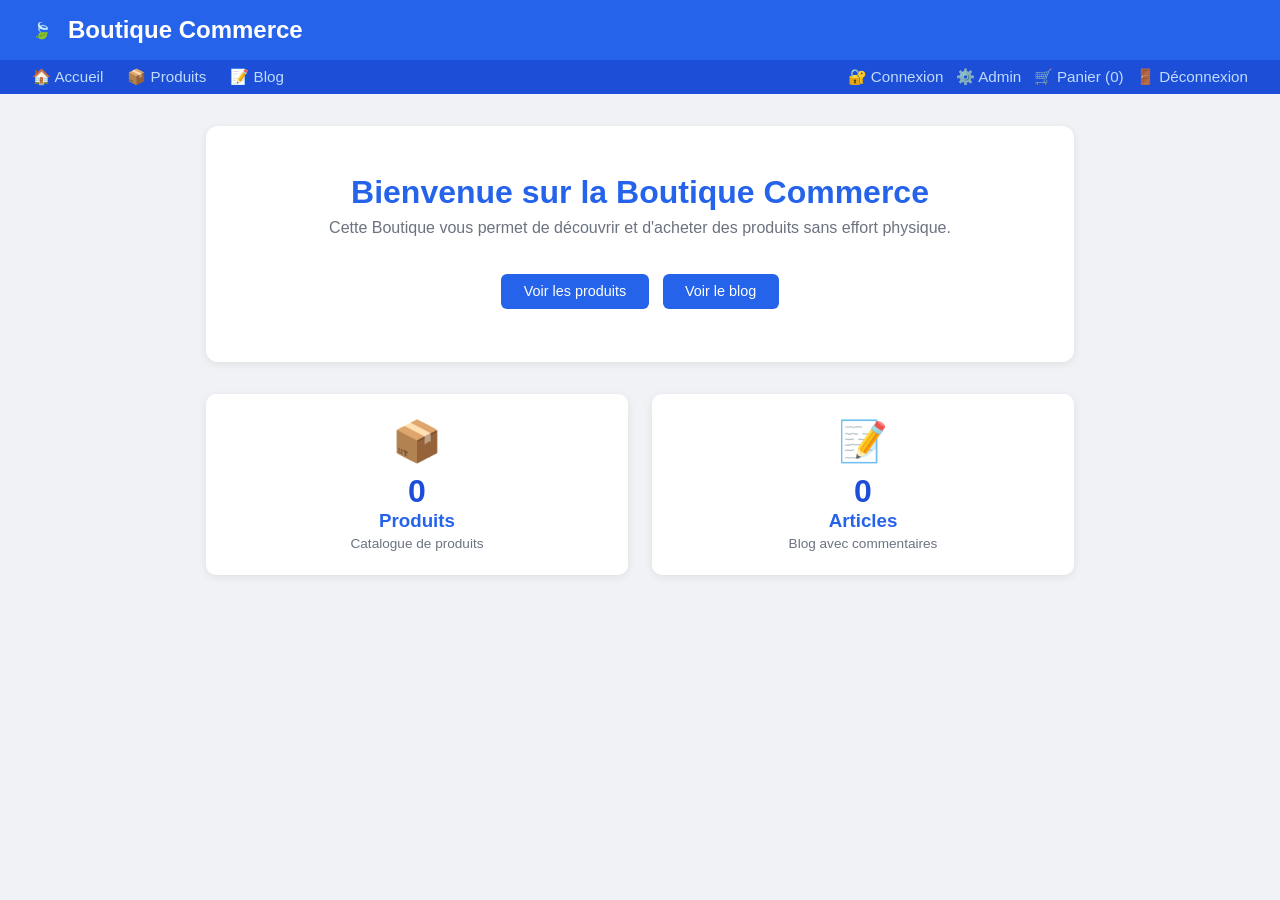
<file: src/main/resources/templates/index.html>
<!DOCTYPE html>
<html xmlns:th="http://www.thymeleaf.org" lang="fr">
<head>
    <meta charset="UTF-8">
    <title>Bouttique Commerce</title>
    <style>
        * { box-sizing: border-box; margin: 0; padding: 0; }
        body { font-family: 'Segoe UI', sans-serif; background: #f0f2f5; color: #333; }
        header { background: #2563eb; color: white; padding: 1rem 2rem; display: flex; align-items: center; gap: 1rem; }
        header h1 { font-size: 1.5rem; }
        nav { background: #1d4ed8; padding: 0.5rem 2rem; display: flex; gap: 1.5rem; }
        nav a { color: #bfdbfe; text-decoration: none; font-size: 0.95rem; }
        nav a:hover { color: white; }
        main { max-width: 900px; margin: 2rem auto; padding: 0 1rem; }
        .hero { text-align: center; padding: 3rem 1rem; background: white; border-radius: 12px; box-shadow: 0 2px 8px rgba(0,0,0,.08); margin-bottom: 2rem; }
        .hero h2 { font-size: 2rem; color: #2563eb; margin-bottom: 0.5rem; }
        .hero p { color: #6b7280; margin-bottom: 2rem; }
        .cards { display: grid; grid-template-columns: repeat(auto-fit, minmax(200px, 1fr)); gap: 1.5rem; }
        .card { background: white; border-radius: 10px; padding: 1.5rem; text-align: center; box-shadow: 0 2px 8px rgba(0,0,0,.08); text-decoration: none; color: inherit; transition: transform .2s; }
        .card:hover { transform: translateY(-4px); }
        .card .icon { font-size: 2.5rem; margin-bottom: 0.5rem; }
        .card h3 { color: #2563eb; margin-bottom: 0.25rem; }
        .card .stat { font-size: 2rem; font-weight: bold; color: #1d4ed8; }
        .card p { color: #6b7280; font-size: 0.85rem; }
        .btn { display: inline-block; padding: 0.6rem 1.4rem; background: #2563eb; color: white; border-radius: 6px; text-decoration: none; font-size: 0.9rem; margin: 0.3rem; }
        .btn:hover { background: #1d4ed8; }
    </style>
    <link rel="stylesheet" th:href="@{/css/theme.css}">
    <script th:src="@{/js/theme.js}" defer></script>
</head>
<body>
<header>
    <span>🍃</span>
    <h1>Boutique Commerce</h1>
</header>
<nav>
    <a href="/">🏠 Accueil</a>
    <a href="/products">📦 Produits</a>
    <a href="/articles">📝 Blog</a>
    <span style="margin-left:auto;">
        <a href="/login" th:if="${!authenticated}">🔐 Connexion</a>
        <a href="/admin/merchants" th:if="${authenticated and #strings.equals(userRole,'ROLE_ADMIN')}" style="margin-left:0.5rem;">⚙️ Admin</a>
        <a href="/cart" th:if="${authenticated}" style="margin-left:0.5rem;">🛒 Panier (<span th:text="${cartSize}">0</span>)</a>
        <a href="/logout" th:if="${authenticated}" style="margin-left:0.5rem;">🚪 Déconnexion</a>
    </span>
</nav>
<main>
    <div class="hero">
        <h2>Bienvenue sur la Boutique Commerce</h2>
        <p>Cette Boutique vous permet de découvrir et d'acheter des produits sans effort physique.</p>
        <a href="/products" class="btn">Voir les produits</a>
        <a href="/articles" class="btn">Voir le blog</a>
    </div>
    <div class="cards">
        <a href="/products" class="card">
            <div class="icon">📦</div>
            <div class="stat" th:text="${totalProducts}">0</div>
            <h3>Produits</h3>
            <p>Catalogue de produits</p>
        </a>
        <a href="/articles" class="card">
            <div class="icon">📝</div>
            <div class="stat" th:text="${totalArticles}">0</div>
            <h3>Articles</h3>
            <p>Blog avec commentaires</p>
        </a>
    </div>
</main>
</body>
</html>
</file>
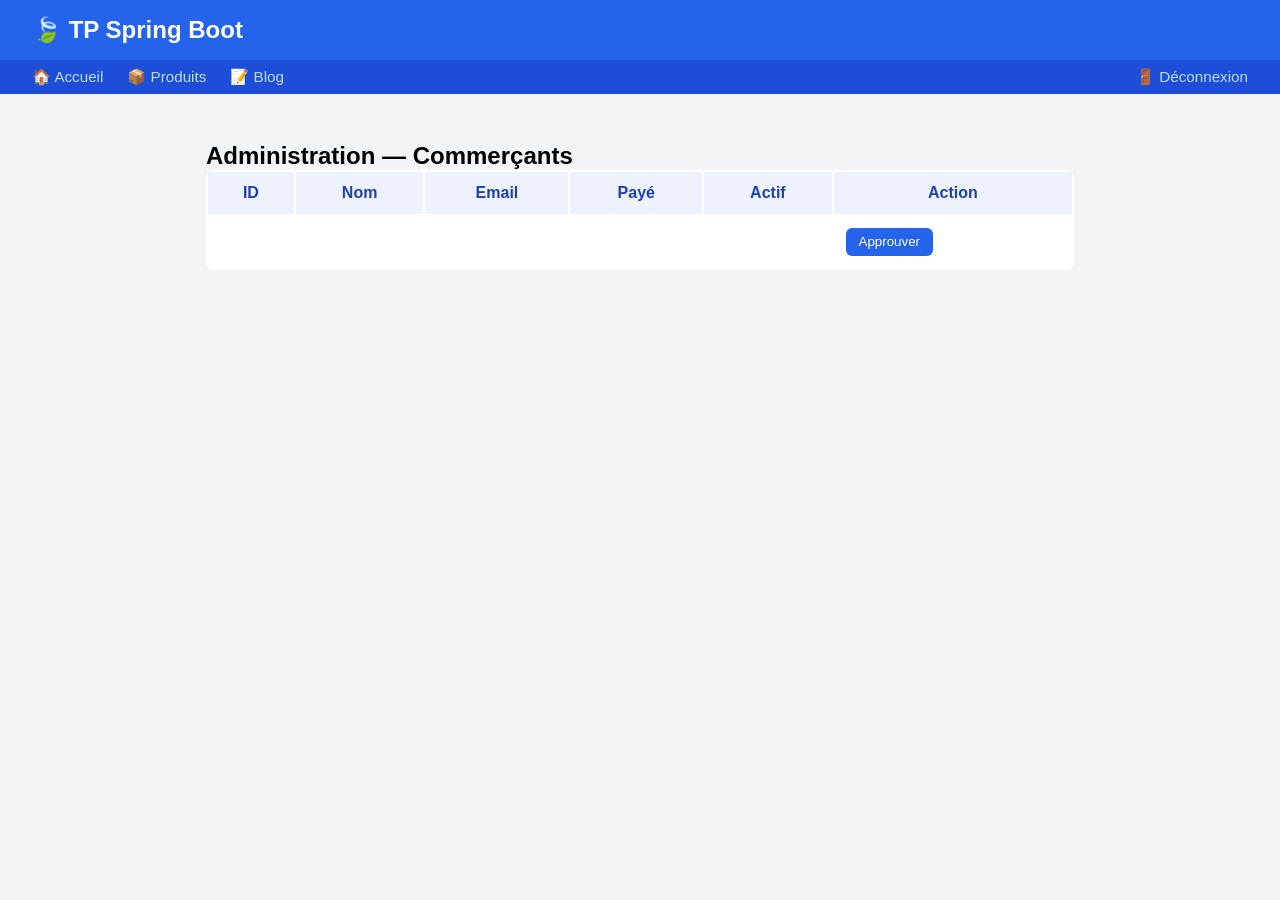
<file: src/main/resources/templates/admin-merchants.html>
<!DOCTYPE html>
<html xmlns:th="http://www.thymeleaf.org" lang="fr">
<head>
    <meta charset="UTF-8">
    <title>Commerçants - Administration</title>
    <style>
        * { box-sizing: border-box; margin: 0; padding: 0; }
        body { font-family: 'Segoe UI', sans-serif; background: #f3f4f6; }
        header { background: #2563eb; color: white; padding: 1rem 2rem; }
        header h1 { font-size: 1.5rem; }
        nav { background: #1d4ed8; padding: 0.5rem 2rem; display: flex; gap: 1.5rem; }
        nav a { color: #bfdbfe; text-decoration: none; font-size: 0.95rem; }
        nav a:hover { color: white; }
        main { max-width: 900px; margin: 2rem auto; padding: 1rem; }
        table { width: 100%; background: white; border-radius: 8px; overflow: hidden; }
        th { background: #eef2ff; color: #1e40af; padding: 0.75rem; }
        td { padding: 0.75rem; }
        .btn { padding: 0.4rem 0.8rem; background: #2563eb; color: white; border-radius: 6px; border: none; cursor: pointer; }
    </style>
    <link rel="stylesheet" th:href="@{/css/theme.css}">
    <script th:src="@{/js/theme.js}" defer></script>
</head>
<body>
<header><h1>🍃 TP Spring Boot</h1></header>
<nav>
    <a href="/">🏠 Accueil</a>
    <a href="/products">📦 Produits</a>
    <a href="/articles">📝 Blog</a>
    <span style="margin-left:auto;">
        <a href="/logout">🚪 Déconnexion</a>
    </span>
</nav>
<main>
    <h2>Administration — Commerçants</h2>
    <div th:if="${merchants}" >
        <table>
            <thead>
            <tr><th>ID</th><th>Nom</th><th>Email</th><th>Payé</th><th>Actif</th><th>Action</th></tr>
            </thead>
            <tbody>
            <tr th:each="m : ${merchants}">
                <td th:text="${m.id}"></td>
                <td th:text="${m.fullName}"></td>
                <td th:text="${m.email}"></td>
                <td th:text="${m.merchantPaid}"></td>
                <td th:text="${m.active}"></td>
                <td>
                    <form th:action="@{/admin/merchants/{id}/approve(id=${m.id})}" method="post">
                        <input type="hidden" th:name="${_csrf.parameterName}" th:value="${_csrf.token}" />
                        <button class="btn" type="submit">Approuver</button>
                    </form>
                </td>
            </tr>
            </tbody>
        </table>
    </div>
</main>
</body>
</html>
</file>
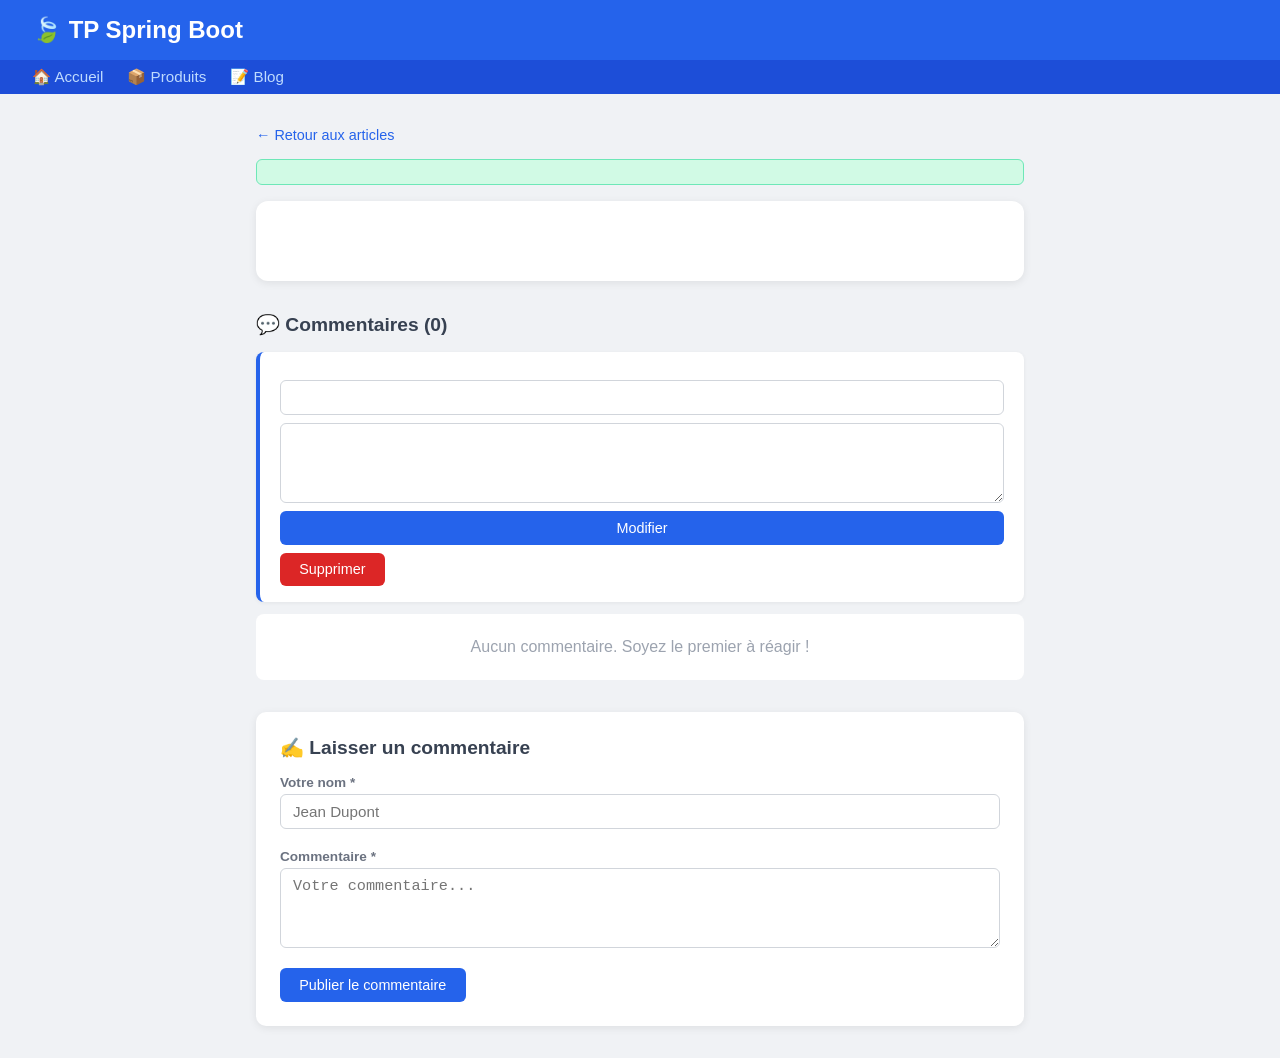
<file: src/main/resources/templates/article-detail.html>
<!DOCTYPE html>
<html xmlns:th="http://www.thymeleaf.org" lang="fr">
<head>
    <meta charset="UTF-8">
    <title th:text="${article.title} + ' - Blog'">Article</title>
    <style>
        * { box-sizing: border-box; margin: 0; padding: 0; }
        body { font-family: 'Segoe UI', sans-serif; background: #f0f2f5; color: #333; }
        header { background: #2563eb; color: white; padding: 1rem 2rem; }
        nav { background: #1d4ed8; padding: 0.5rem 2rem; display: flex; gap: 1.5rem; }
        nav a { color: #bfdbfe; text-decoration: none; font-size: 0.95rem; }
        nav a:hover { color: white; }
        main { max-width: 800px; margin: 2rem auto; padding: 0 1rem; }
        .success { background: #d1fae5; border: 1px solid #6ee7b7; color: #065f46; padding: 0.75rem 1rem; border-radius: 6px; margin-bottom: 1rem; }
        .article-full { background: white; border-radius: 12px; padding: 2rem; box-shadow: 0 2px 8px rgba(0,0,0,.08); margin-bottom: 2rem; }
        .article-full h2 { font-size: 1.75rem; color: #1d4ed8; margin-bottom: 1rem; }
        .article-full p { line-height: 1.7; color: #374151; }
        .back { display: inline-block; margin-bottom: 1rem; color: #2563eb; text-decoration: none; font-size: 0.9rem; }
        .back:hover { text-decoration: underline; }
        h3 { font-size: 1.2rem; color: #374151; margin-bottom: 1rem; }
        .comments-list { display: grid; gap: 0.75rem; margin-bottom: 2rem; }
        .comment-card { background: white; border-radius: 8px; padding: 1rem 1.25rem; box-shadow: 0 1px 4px rgba(0,0,0,.06); border-left: 4px solid #2563eb; }
        .comment-author { font-weight: bold; color: #2563eb; font-size: 0.9rem; margin-bottom: 0.3rem; }
        .comment-text { color: #374151; font-size: 0.95rem; }
        .no-comment { color: #9ca3af; text-align: center; padding: 1.5rem; background: white; border-radius: 8px; }
        .form-card { background: white; padding: 1.5rem; border-radius: 10px; box-shadow: 0 2px 8px rgba(0,0,0,.08); }
        .form-card h3 { margin-bottom: 1rem; }
        .form-group { margin-bottom: 1rem; display: flex; flex-direction: column; gap: 0.25rem; }
        label { font-size: 0.85rem; font-weight: 600; color: #6b7280; }
        input, textarea { border: 1px solid #d1d5db; border-radius: 6px; padding: 0.5rem 0.75rem; font-size: 0.95rem; width: 100%; }
        textarea { min-height: 80px; resize: vertical; }
        input:focus, textarea:focus { outline: none; border-color: #2563eb; box-shadow: 0 0 0 3px #dbeafe; }
        .error-msg { color: #dc2626; font-size: 0.78rem; }
        .btn { padding: 0.55rem 1.2rem; background: #2563eb; color: white; border: none; border-radius: 6px; cursor: pointer; font-size: 0.9rem; }
        .btn:hover { background: #1d4ed8; }
    </style>
    <link rel="stylesheet" th:href="@{/css/theme.css}">
    <script th:src="@{/js/theme.js}" defer></script>
</head>
<body>
<header><h1 style="font-size:1.5rem;color:white;">🍃 TP Spring Boot</h1></header>
<nav>
    <a href="/">🏠 Accueil</a>
    <a href="/products">📦 Produits</a>
    <a href="/articles">📝 Blog</a>
</nav>
<main>
    <a href="/articles" class="back">← Retour aux articles</a>

    <div class="success" th:if="${success}" th:text="${success}"></div>

    <!-- Article complet -->
    <div class="article-full">
        <h2 th:text="${article.title}"></h2>
        <p th:text="${article.content}"></p>
    </div>

    <!-- Commentaires -->
    <h3>💬 Commentaires (<span th:text="${#lists.size(article.comments)}">0</span>)</h3>

    <div class="comments-list">
        <div th:each="comment : ${article.comments}" class="comment-card">
            <div class="comment-author" th:text="${comment.author}"></div>
            <div class="comment-text" th:text="${comment.text}"></div>
            <div style="margin-top:0.75rem;"
                 th:if="${canManageAllComments or (authenticated and comment.ownerEmail != null and comment.ownerEmail == currentEmail)}">
                <form th:action="@{/articles/{articleId}/comments/{commentId}/update(articleId=${article.id},commentId=${comment.id})}" method="post" style="display:grid;gap:0.5rem;margin-bottom:0.5rem;">
                    <input type="hidden" th:name="${_csrf.parameterName}" th:value="${_csrf.token}" />
                    <input type="text" name="author" th:value="${comment.author}" />
                    <textarea name="text" th:text="${comment.text}"></textarea>
                    <button type="submit" class="btn">Modifier</button>
                </form>
                <form th:action="@{/articles/{articleId}/comments/{commentId}/delete(articleId=${article.id},commentId=${comment.id})}" method="post">
                    <input type="hidden" th:name="${_csrf.parameterName}" th:value="${_csrf.token}" />
                    <button type="submit" class="btn" style="background:#dc2626;" onclick="return confirm('Supprimer ce commentaire ?')">Supprimer</button>
                </form>
            </div>
        </div>
        <div th:if="${#lists.isEmpty(article.comments)}" class="no-comment">
            Aucun commentaire. Soyez le premier à réagir !
        </div>
    </div>

    <!-- Formulaire d'ajout de commentaire -->
    <div class="form-card">
        <h3>✍️ Laisser un commentaire</h3>
        <form th:action="@{/articles/{id}/comments(id=${article.id})}"
              th:object="${newComment}" method="post">
            <input type="hidden" th:name="${_csrf.parameterName}" th:value="${_csrf.token}" />
            <div class="form-group">
                <label>Votre nom *</label>
                <input type="text" th:field="*{author}" placeholder="Jean Dupont"/>
                <span class="error-msg" th:if="${#fields.hasErrors('author')}" th:errors="*{author}"></span>
            </div>
            <div class="form-group">
                <label>Commentaire *</label>
                <textarea th:field="*{text}" placeholder="Votre commentaire..."></textarea>
                <span class="error-msg" th:if="${#fields.hasErrors('text')}" th:errors="*{text}"></span>
            </div>
            <button type="submit" class="btn">Publier le commentaire</button>
        </form>
    </div>
</main>
</body>
</html>
</file>
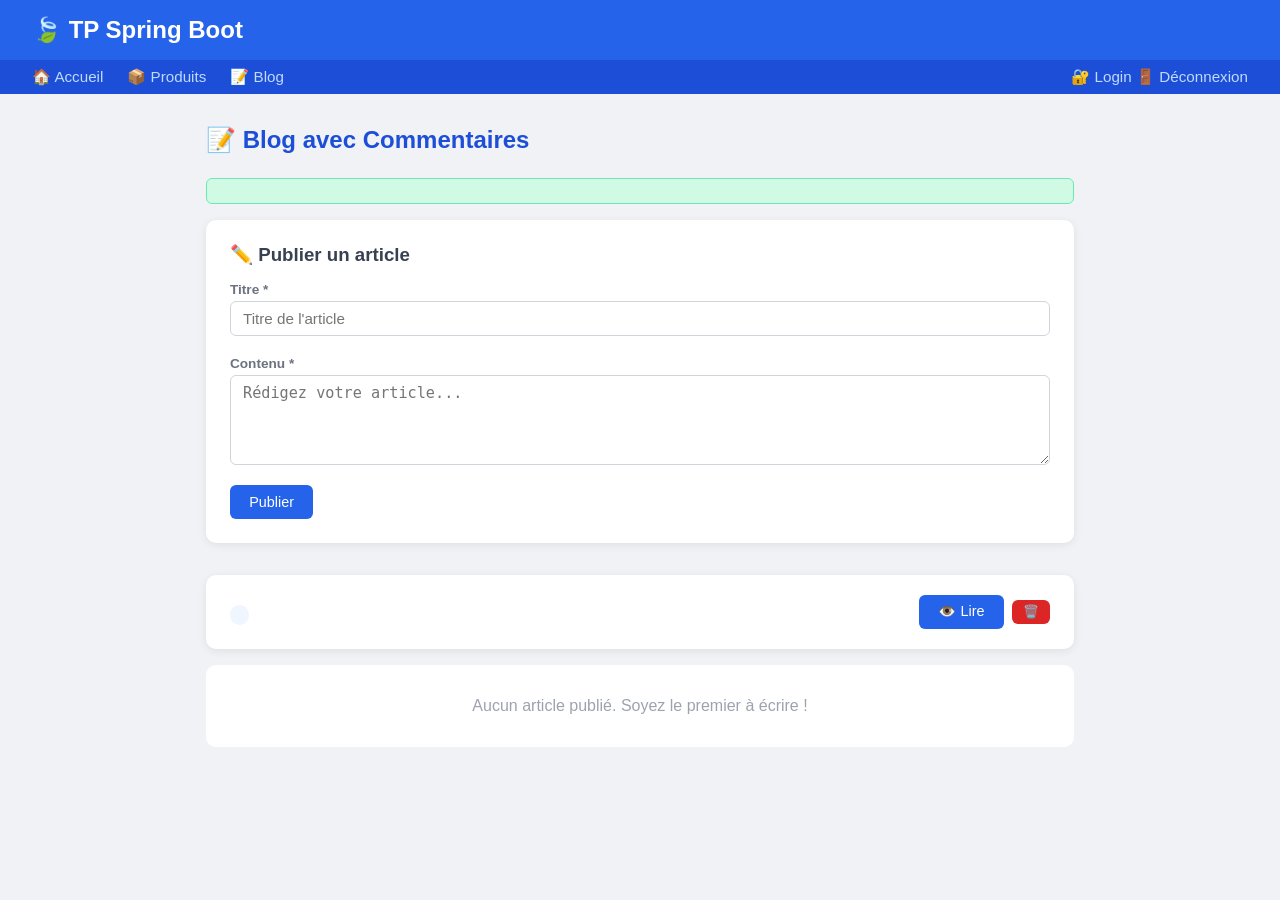
<file: src/main/resources/templates/articles.html>
<!DOCTYPE html>
<html xmlns:th="http://www.thymeleaf.org" lang="fr">
<head>
    <meta charset="UTF-8">
    <title>Blog - TP Spring Boot</title>
    <style>
        * { box-sizing: border-box; margin: 0; padding: 0; }
        body { font-family: 'Segoe UI', sans-serif; background: #f0f2f5; color: #333; }
        header { background: #2563eb; color: white; padding: 1rem 2rem; }
        header h1 { font-size: 1.5rem; }
        nav { background: #1d4ed8; padding: 0.5rem 2rem; display: flex; gap: 1.5rem; }
        nav a { color: #bfdbfe; text-decoration: none; font-size: 0.95rem; }
        nav a:hover { color: white; }
        main { max-width: 900px; margin: 2rem auto; padding: 0 1rem; }
        h2 { font-size: 1.5rem; margin-bottom: 1.5rem; color: #1d4ed8; }
        .success { background: #d1fae5; border: 1px solid #6ee7b7; color: #065f46; padding: 0.75rem 1rem; border-radius: 6px; margin-bottom: 1rem; }
        .form-card { background: white; padding: 1.5rem; border-radius: 10px; box-shadow: 0 2px 8px rgba(0,0,0,.08); margin-bottom: 2rem; }
        .form-card h3 { margin-bottom: 1rem; color: #374151; }
        .form-group { display: flex; flex-direction: column; gap: 0.25rem; margin-bottom: 1rem; }
        label { font-size: 0.85rem; font-weight: 600; color: #6b7280; }
        input, textarea { border: 1px solid #d1d5db; border-radius: 6px; padding: 0.5rem 0.75rem; font-size: 0.95rem; width: 100%; }
        textarea { min-height: 90px; resize: vertical; }
        input:focus, textarea:focus { outline: none; border-color: #2563eb; box-shadow: 0 0 0 3px #dbeafe; }
        .error-msg { color: #dc2626; font-size: 0.78rem; }
        .btn { padding: 0.55rem 1.2rem; background: #2563eb; color: white; border: none; border-radius: 6px; cursor: pointer; font-size: 0.9rem; text-decoration: none; display: inline-block; }
        .btn:hover { background: #1d4ed8; }
        .btn-danger { background: #dc2626; font-size: 0.8rem; padding: 0.3rem 0.7rem; }
        .btn-danger:hover { background: #b91c1c; }
        .articles-grid { display: grid; gap: 1rem; }
        .article-card { background: white; border-radius: 10px; padding: 1.25rem 1.5rem; box-shadow: 0 2px 8px rgba(0,0,0,.08); display: flex; justify-content: space-between; align-items: center; }
        .article-info h4 { color: #1d4ed8; margin-bottom: 0.3rem; }
        .article-info p { color: #6b7280; font-size: 0.85rem; }
        .article-actions { display: flex; gap: 0.5rem; align-items: center; }
        .badge { background: #eff6ff; color: #2563eb; border-radius: 20px; padding: 0.2rem 0.6rem; font-size: 0.78rem; }
        .empty { text-align: center; padding: 2rem; color: #9ca3af; background: white; border-radius: 10px; }
    </style>
    <link rel="stylesheet" th:href="@{/css/theme.css}">
    <script th:src="@{/js/theme.js}" defer></script>
</head>
<body>
<header><h1>🍃 TP Spring Boot</h1></header>
<nav>
    <a href="/">🏠 Accueil</a>
    <a href="/products">📦 Produits</a>
    <a href="/articles">📝 Blog</a>
    <span style="margin-left:auto;">
        <a href="/login" th:if="${!authenticated}">🔐 Login</a>
        <a href="/logout" th:if="${authenticated}">🚪 Déconnexion</a>
    </span>
</nav>
<main>
    <h2>📝 Blog avec Commentaires</h2>

    <div class="success" th:if="${success}" th:text="${success}"></div>

    <!-- Formulaire d'ajout -->
    <div class="form-card" th:if="${canManageArticles}">
        <h3>✏️ Publier un article</h3>
        <form th:action="@{/articles}" th:object="${newArticle}" method="post">
            <input type="hidden" th:name="${_csrf.parameterName}" th:value="${_csrf.token}" />
            <div class="form-group">
                <label>Titre *</label>
                <input type="text" th:field="*{title}" placeholder="Titre de l'article"/>
                <span class="error-msg" th:if="${#fields.hasErrors('title')}" th:errors="*{title}"></span>
            </div>
            <div class="form-group">
                <label>Contenu *</label>
                <textarea th:field="*{content}" placeholder="Rédigez votre article..."></textarea>
                <span class="error-msg" th:if="${#fields.hasErrors('content')}" th:errors="*{content}"></span>
            </div>
            <button type="submit" class="btn">Publier</button>
        </form>
    </div>

    <!-- Liste des articles -->
    <div class="articles-grid">
        <div th:each="article : ${articles}" class="article-card">
            <div class="article-info">
                <h4 th:text="${article.title}"></h4>
                <p th:text="${#strings.abbreviate(article.content, 80)}"></p>
                <span class="badge" th:text="${#lists.size(article.comments)} + ' commentaire(s)'"></span>
            </div>
            <div class="article-actions">
                <a th:href="@{/articles/{id}(id=${article.id})}" class="btn">👁️ Lire</a>
                <form th:action="@{/articles/{id}/delete(id=${article.id})}" method="post" th:if="${canManageArticles}">
                    <input type="hidden" th:name="${_csrf.parameterName}" th:value="${_csrf.token}" />
                    <button type="submit" class="btn btn-danger"
                            onclick="return confirm('Supprimer cet article ?')">🗑️</button>
                </form>
            </div>
        </div>
        <div th:if="${#lists.isEmpty(articles)}" class="empty">
            Aucun article publié. Soyez le premier à écrire !
        </div>
    </div>
</main>
</body>
</html>
</file>
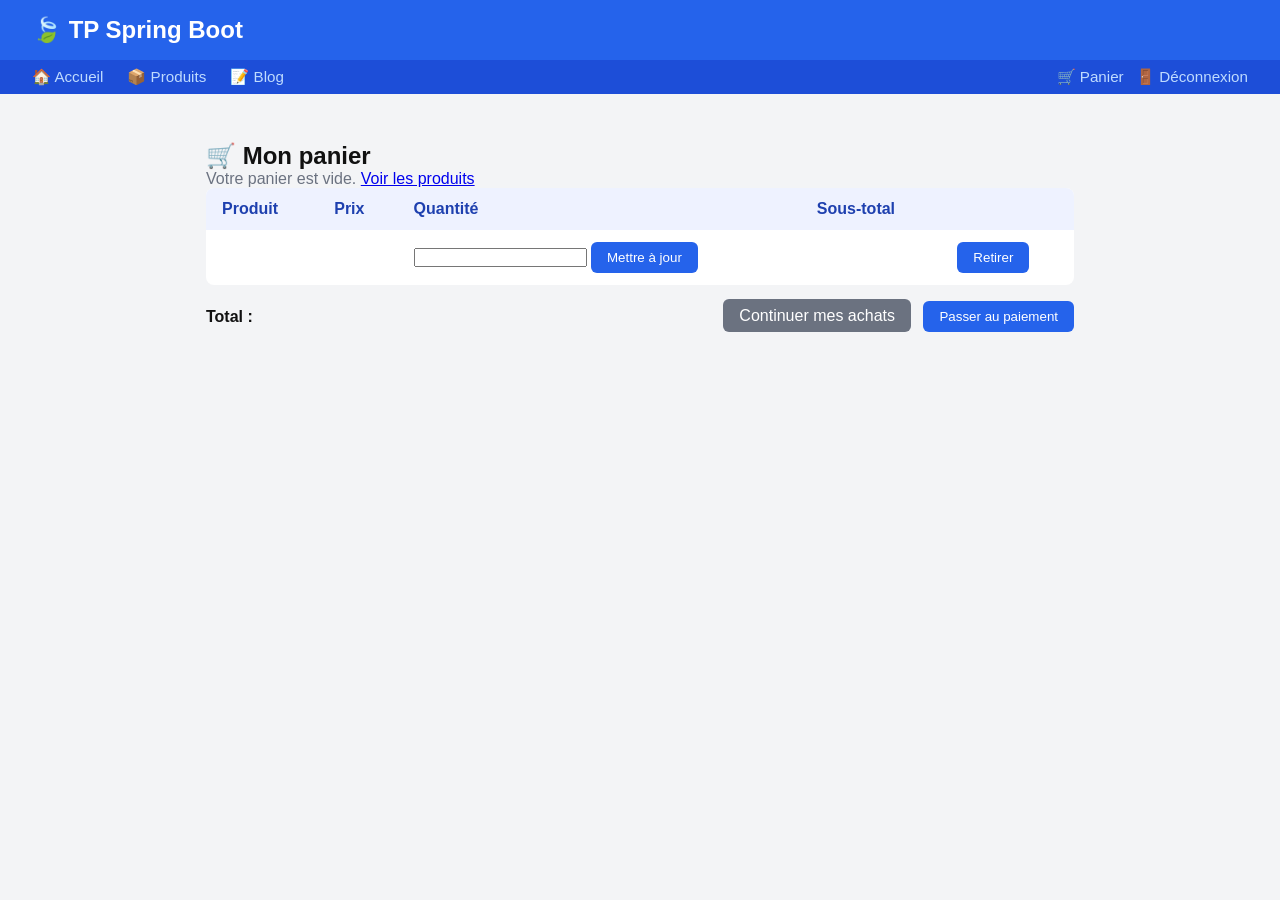
<file: src/main/resources/templates/cart.html>
<!DOCTYPE html>
<html xmlns:th="http://www.thymeleaf.org" lang="fr">
<head>
    <meta charset="UTF-8">
    <title>Mon panier</title>
    <style>
        * { box-sizing: border-box; margin: 0; padding: 0; }
        body { font-family: 'Segoe UI', sans-serif; background: #f3f4f6; color: #111; }
        header { background: #2563eb; color: white; padding: 1rem 2rem; }
        header h1 { font-size: 1.5rem; }
        nav { background: #1d4ed8; padding: 0.5rem 2rem; display: flex; gap: 1.5rem; }
        nav a { color: #bfdbfe; text-decoration: none; font-size: 0.95rem; }
        nav a:hover { color: white; }
        main { max-width: 900px; margin: 2rem auto; padding: 1rem; }
        table { width: 100%; border-collapse: collapse; background: white; border-radius: 8px; overflow: hidden; }
        th, td { padding: 0.75rem 1rem; text-align: left; }
        th { background: #eef2ff; color: #1e40af; }
        .price { color: #059669; font-weight: 700; }
        .btn { padding: 0.5rem 1rem; background: #2563eb; color: white; border-radius: 6px; text-decoration: none; border: none; cursor: pointer; }
        .muted { color: #6b7280; }
    </style>
    <link rel="stylesheet" th:href="@{/css/theme.css}">
    <script th:src="@{/js/theme.js}" defer></script>
</head>
<body>
<header><h1>🍃 TP Spring Boot</h1></header>
<nav>
    <a href="/">🏠 Accueil</a>
    <a href="/products">📦 Produits</a>
    <a href="/articles">📝 Blog</a>
    <span style="margin-left:auto;">
        <a href="/cart">🛒 Panier</a>
        <a href="/logout" style="margin-left:0.5rem;">🚪 Déconnexion</a>
    </span>
</nav>
<main>
    <h2>🛒 Mon panier</h2>
    <div th:if="${cart.empty}">
        <p class="muted">Votre panier est vide. <a href="/products">Voir les produits</a></p>
    </div>
    <div th:if="${!cart.empty}">
        <form method="post" th:action="@{/cart/update/{productId}(productId=${0})}" id="dummy"></form>
        <table>
            <thead>
            <tr><th>Produit</th><th>Prix</th><th>Quantité</th><th>Sous-total</th><th></th></tr>
            </thead>
            <tbody>
            <tr th:each="item : ${cart.items}">
                <td th:text="${item.name}"></td>
                <td class="price" th:text="${#numbers.formatDecimal(item.price,1,2)} + ' €'"></td>
                <td>
                    <form th:action="@{/cart/update/{productId}(productId=${item.productId})}" method="post" style="display:inline-block;">
                        <input type="number" name="quantity" th:value="${item.quantity}" min="0"/>
                        <input type="hidden" th:name="${_csrf.parameterName}" th:value="${_csrf.token}" />
                        <button class="btn" type="submit">Mettre à jour</button>
                    </form>
                </td>
                <td th:text="${#numbers.formatDecimal(item.subtotal,1,2)} + ' €'"></td>
                <td>
                    <form th:action="@{/cart/remove/{productId}(productId=${item.productId})}" method="post">
                        <input type="hidden" th:name="${_csrf.parameterName}" th:value="${_csrf.token}" />
                        <button class="btn" type="submit">Retirer</button>
                    </form>
                </td>
            </tr>
            </tbody>
        </table>
        <div style="margin-top:1rem;display:flex;justify-content:space-between;align-items:center;">
            <div><strong>Total :</strong> <span class="price" th:text="${#numbers.formatDecimal(cart.total,1,2)} + ' €'"></span></div>
            <div>
                <a th:href="@{/products}" class="btn" style="background:#6b7280;margin-right:0.5rem;">Continuer mes achats</a>
                <form th:action="@{/payments}" method="get" style="display:inline-block;">
                    <button class="btn" type="submit">Passer au paiement</button>
                </form>
            </div>
        </div>
    </div>
</main>
</body>
</html>
</file>
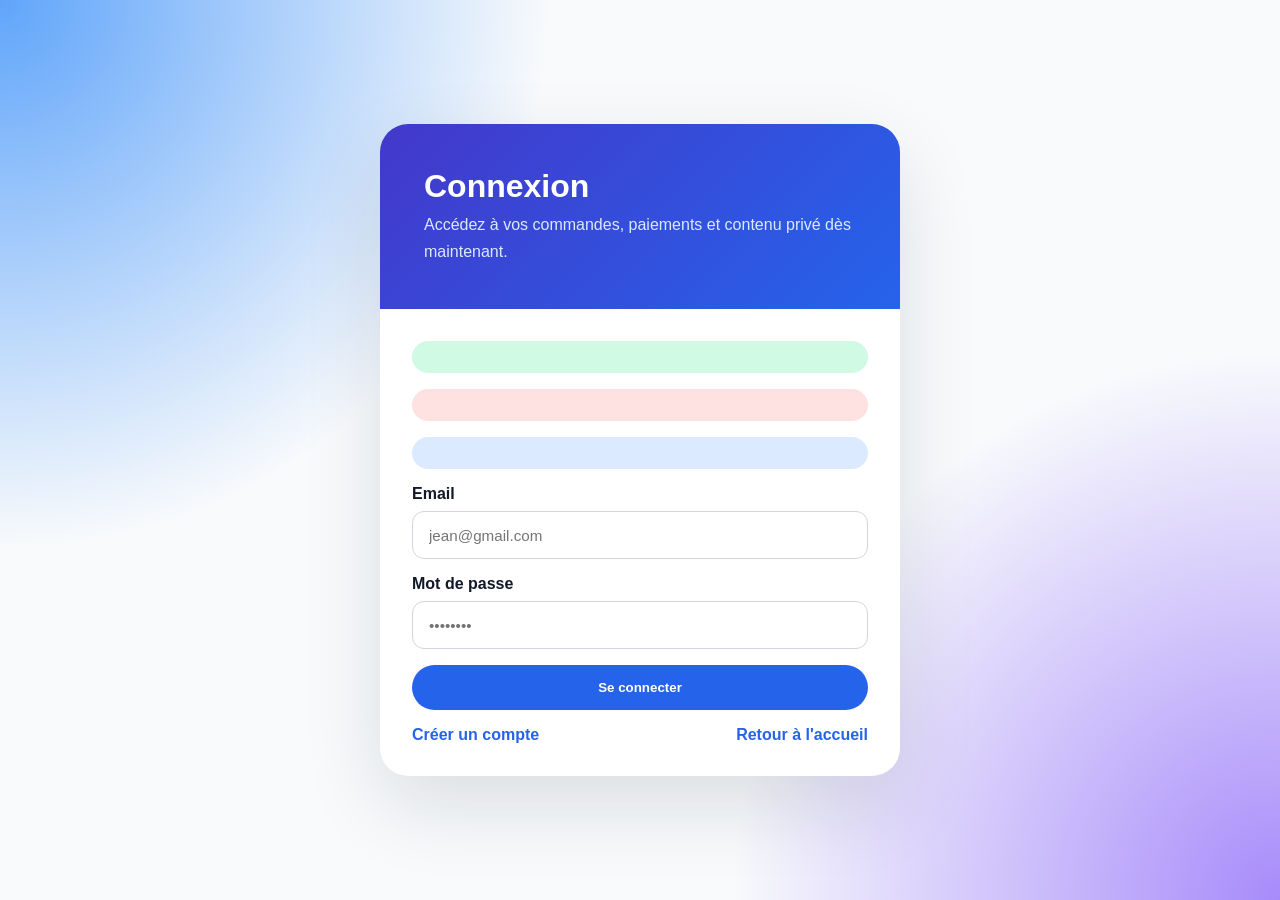
<file: src/main/resources/templates/login.html>
<!DOCTYPE html>
<html xmlns:th="http://www.thymeleaf.org" lang="fr">
<head>
    <meta charset="UTF-8">
    <title>Connexion - TP Spring Boot</title>
    <style>
        * { box-sizing: border-box; margin: 0; padding: 0; }
        body { font-family: 'Segoe UI', sans-serif; background: radial-gradient(circle at top left, #60a5fa, transparent 35%), radial-gradient(circle at bottom right, #a78bfa, transparent 35%), #f8fafc; min-height: 100vh; display: flex; align-items: center; justify-content: center; }
        .card { width: min(520px, 100%); background: white; border-radius: 28px; box-shadow: 0 30px 80px rgba(15, 23, 42, 0.12); overflow: hidden; }
        .hero { padding: 2.75rem; background: linear-gradient(135deg, #4338ca, #2563eb); color: white; }
        .hero h1 { font-size: 2rem; margin-bottom: 0.4rem; }
        .hero p { color: #dbeafe; line-height: 1.7; }
        .form-container { padding: 2rem; }
        .field { margin-bottom: 1rem; display: flex; flex-direction: column; gap: 0.5rem; }
        label { font-weight: 700; color: #111827; }
        input { border: 1px solid #d1d5db; border-radius: 12px; padding: 0.9rem 1rem; font-size: 0.95rem; }
        input:focus { outline: none; border-color: #2563eb; box-shadow: 0 0 0 5px rgba(37,99,235,0.14); }
        .error-msg { color: #dc2626; font-size: 0.85rem; }
        .alert { background: #fee2e2; color: #991b1b; padding: 1rem 1.25rem; border-radius: 16px; margin-bottom: 1rem; }
        .btn { width: 100%; padding: 0.95rem 1.4rem; border-radius: 999px; background: #2563eb; color: white; border: none; cursor: pointer; font-weight: 700; }
        .btn:hover { background: #1d4ed8; }
        .page-links { margin-top: 1rem; display: flex; justify-content: space-between; gap: 1rem; flex-wrap: wrap; }
        .page-links a { color: #2563eb; text-decoration: none; font-weight: 700; }
        .page-links a:hover { text-decoration: underline; }
    </style>
    <link rel="stylesheet" th:href="@{/css/theme.css}">
    <script th:src="@{/js/theme.js}" defer></script>
</head>
<body>
<div class="card">
    <div class="hero">
        <h1>Connexion</h1>
        <p>Accédez à vos commandes, paiements et contenu privé dès maintenant.</p>
    </div>
    <div class="form-container">
        <div th:if="${success}" class="alert" style="background:#d1fae5;color:#065f46;" th:text="${success}"></div>
        <div th:if="${error}" class="alert" th:text="${error}"></div>
        <div th:if="${message}" class="alert" style="background:#dbeafe;color:#1e40af;" th:text="${message}"></div>
        <form method="post" action="/login">
            <input type="hidden" th:name="${_csrf.parameterName}" th:value="${_csrf.token}" />
            <div class="field">
                <label>Email</label>
                <input type="email" name="username" placeholder="jean@gmail.com" th:value="${param.username}" required />
            </div>
            <div class="field">
                <label>Mot de passe</label>
                <input type="password" name="password" placeholder="••••••••" required />
            </div>
            <button type="submit" class="btn">Se connecter</button>
        </form>
        <div class="page-links">
            <a href="/register">Créer un compte</a>
            <a href="/">Retour à l'accueil</a>
        </div>
    </div>
</div>
</body>
</html>
</file>
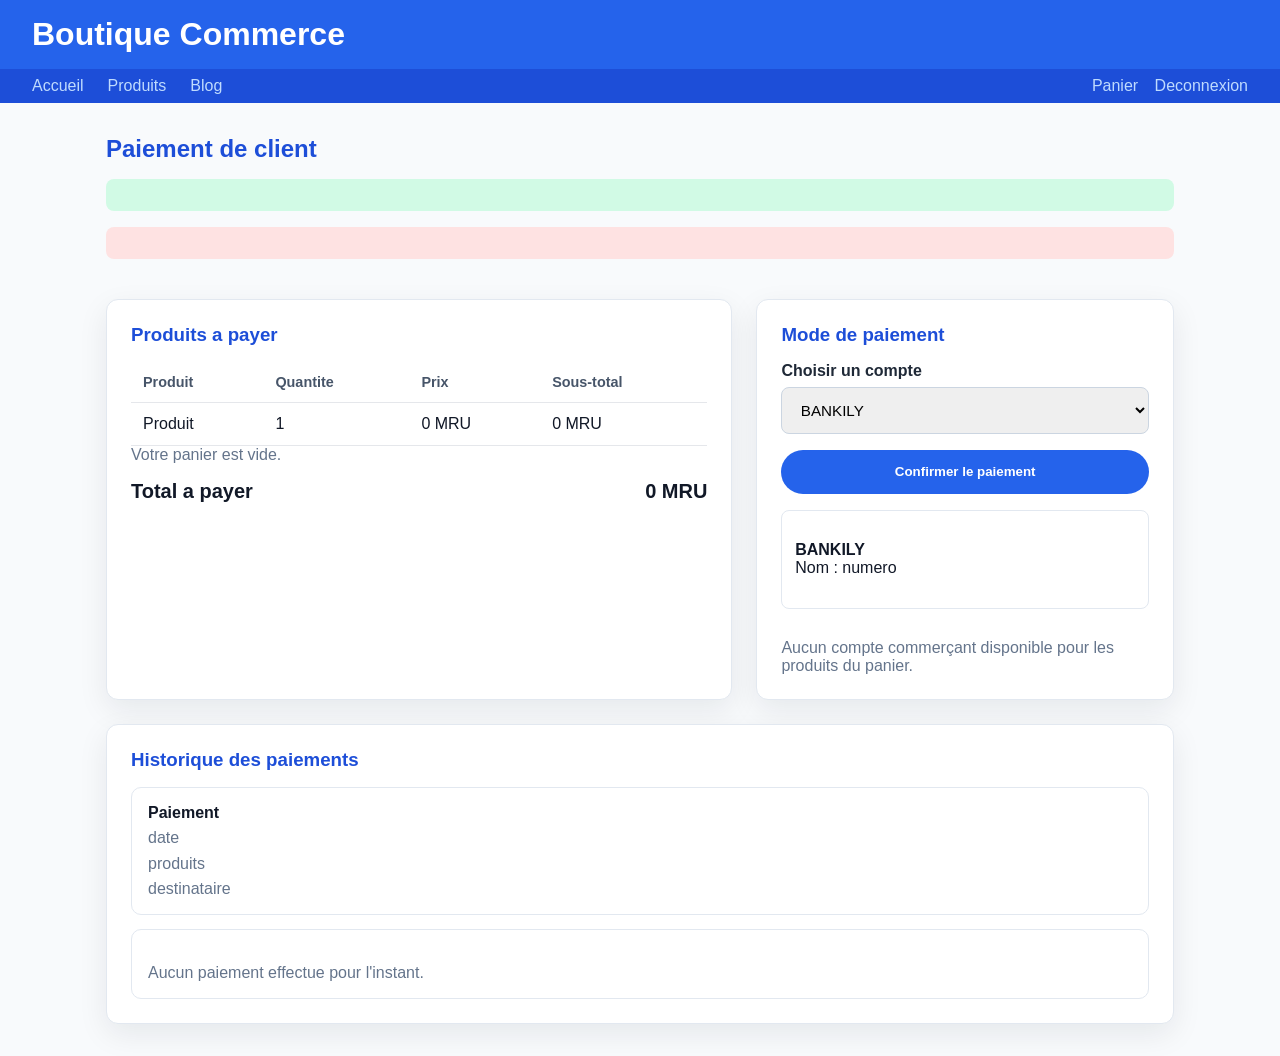
<file: src/main/resources/templates/payment.html>
<!DOCTYPE html>
<html xmlns:th="http://www.thymeleaf.org" lang="fr">
<head>
    <meta charset="UTF-8">
    <title>Paiement</title>
    <style>
        * { box-sizing: border-box; margin: 0; padding: 0; }
        body { font-family: 'Segoe UI', sans-serif; background: #f8fafc; min-height: 100vh; color: #111827; }
        header { background: #2563eb; color: white; padding: 1rem 2rem; }
        nav { background: #1d4ed8; padding: 0.5rem 2rem; display: flex; gap: 1.5rem; }
        nav a { color: #bfdbfe; text-decoration: none; }
        main { max-width: 1100px; margin: 2rem auto; padding: 0 1rem; display: grid; gap: 1.5rem; }
        .grid { display: grid; grid-template-columns: 1.2fr 0.8fr; gap: 1.5rem; }
        .card { background: white; border: 1px solid #e2e8f0; border-radius: 12px; padding: 1.5rem; box-shadow: 0 10px 30px rgba(15, 23, 42, 0.08); }
        h2, h3 { color: #1d4ed8; margin-bottom: 1rem; }
        .message { padding: 1rem; border-radius: 8px; margin-bottom: 1rem; }
        .success { background: #d1fae5; color: #065f46; }
        .error { background: #fee2e2; color: #991b1b; }
        table { width: 100%; border-collapse: collapse; }
        th, td { padding: 0.75rem; border-bottom: 1px solid #e5e7eb; text-align: left; }
        th { color: #475569; font-size: 0.9rem; }
        .total { display: flex; justify-content: space-between; align-items: center; font-size: 1.25rem; font-weight: 800; margin-top: 1rem; color: #111827; }
        .field { display: grid; gap: 0.45rem; margin-bottom: 1rem; }
        label { font-weight: 700; color: #1f2937; }
        select, input { width: 100%; border: 1px solid #cbd5e1; border-radius: 8px; padding: 0.8rem 0.9rem; font-size: 0.95rem; }
        .btn { width: 100%; border: none; border-radius: 999px; background: #2563eb; color: white; padding: 0.9rem 1.2rem; font-weight: 800; cursor: pointer; }
        .btn:hover { background: #1d4ed8; }
        .accounts { display: grid; gap: 0.75rem; }
        .account { border: 1px solid #e2e8f0; border-radius: 8px; padding: 0.8rem; white-space: pre-line; }
        .history { display: grid; gap: 0.9rem; }
        .history-item { border: 1px solid #e2e8f0; border-radius: 10px; padding: 1rem; display: grid; gap: 0.45rem; }
        .muted { color: #64748b; white-space: pre-line; }
        @media (max-width: 800px) { .grid { grid-template-columns: 1fr; } }
    </style>
    <link rel="stylesheet" th:href="@{/css/theme.css}">
    <script th:src="@{/js/theme.js}" defer></script>
</head>
<body>
<header><h1>Boutique Commerce</h1></header>
<nav>
    <a href="/">Accueil</a>
    <a href="/products">Produits</a>
    <a href="/articles">Blog</a>
    <span style="margin-left:auto;">
        <a href="/cart">Panier</a>
        <a href="/logout" style="margin-left:0.75rem;">Deconnexion</a>
    </span>
</nav>
<main>
    <div>
        <h2>Paiement de <span th:text="${userName}">client</span></h2>
        <div th:if="${success}" class="message success" th:text="${success}"></div>
        <div th:if="${error}" class="message error" th:text="${error}"></div>
    </div>

    <div class="grid">
        <section class="card">
            <h3>Produits a payer</h3>
            <table th:if="${!cart.empty}">
                <thead>
                <tr><th>Produit</th><th>Quantite</th><th>Prix</th><th>Sous-total</th></tr>
                </thead>
                <tbody>
                <tr th:each="item : ${cart.items}">
                    <td th:text="${item.name}">Produit</td>
                    <td th:text="${item.quantity}">1</td>
                    <td th:text="${#numbers.formatDecimal(item.price, 1, 2)} + ' MRU'">0 MRU</td>
                    <td th:text="${#numbers.formatDecimal(item.subtotal, 1, 2)} + ' MRU'">0 MRU</td>
                </tr>
                </tbody>
            </table>
            <p th:if="${cart.empty}" class="muted">Votre panier est vide.</p>
            <div class="total">
                <span>Total a payer</span>
                <span th:text="${#numbers.formatDecimal(cartTotal, 1, 2)} + ' MRU'">0 MRU</span>
            </div>
        </section>

        <section class="card">
            <h3>Mode de paiement</h3>
            <form th:action="@{/payments}" th:object="${payment}" method="post">
                <input type="hidden" th:name="${_csrf.parameterName}" th:value="${_csrf.token}" />
                <input type="hidden" th:field="*{amount}" th:value="${cartTotal}" />
                <div class="field">
                    <label>Choisir un compte</label>
                    <select th:field="*{method}" required>
                        <option th:each="entry : ${recipientAccounts}"
                                th:value="${entry.key}"
                                th:text="${entry.key}">BANKILY</option>
                    </select>
                </div>
                <button class="btn" type="submit" th:disabled="${cart.empty or #maps.isEmpty(recipientAccounts)}">
                    Confirmer le paiement
                </button>
            </form>
            <div class="accounts" style="margin-top:1rem;">
                <div class="account" th:each="entry : ${recipientAccounts}">
                    <strong th:text="${entry.key}">BANKILY</strong>
                    <div th:text="${entry.value}">Nom : numero</div>
                </div>
                <p th:if="${#maps.isEmpty(recipientAccounts)}" class="muted">
                    Aucun compte commerçant disponible pour les produits du panier.
                </p>
            </div>
        </section>
    </div>

    <section class="card">
        <h3>Historique des paiements</h3>
        <div class="history">
            <div th:each="payment : ${payments}" class="history-item">
                <strong th:text="${payment.method + ' - ' + #numbers.formatDecimal(payment.amount, 1, 2) + ' MRU'}">Paiement</strong>
                <span class="muted" th:text="${#temporals.format(payment.createdAt, 'dd/MM/yyyy HH:mm')}">date</span>
                <span class="muted" th:text="${payment.itemsSummary}">produits</span>
                <span class="muted" th:text="${payment.recipientSummary}">destinataire</span>
            </div>
            <div th:if="${#lists.isEmpty(payments)}" class="history-item muted">
                Aucun paiement effectue pour l'instant.
            </div>
        </div>
    </section>
</main>
</body>
</html>
</file>
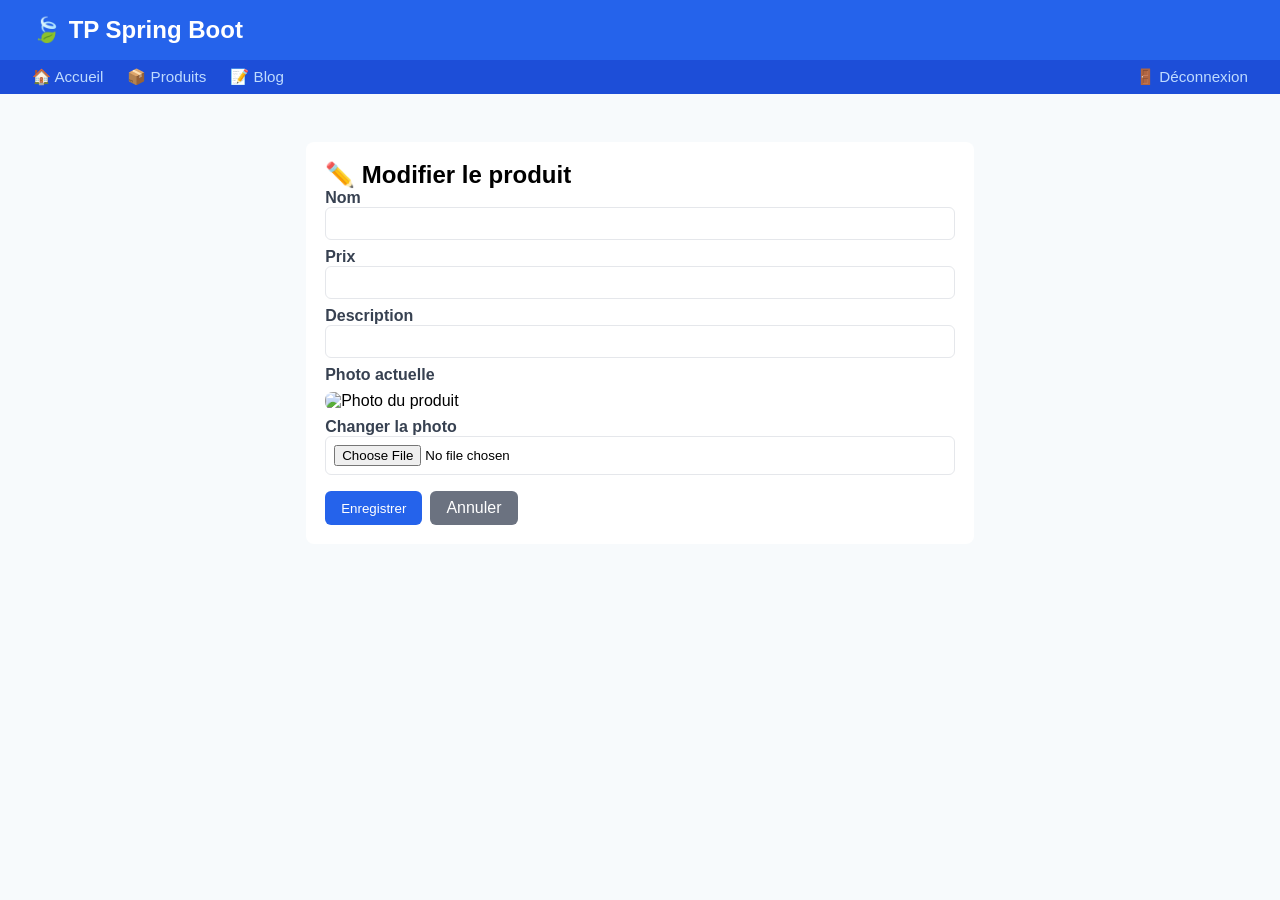
<file: src/main/resources/templates/product-edit.html>
<!DOCTYPE html>
<html xmlns:th="http://www.thymeleaf.org" lang="fr">
<head>
    <meta charset="UTF-8">
    <title>Modifier le produit</title>
    <style>
        * { box-sizing: border-box; margin: 0; padding: 0; }
        body { font-family: 'Segoe UI', sans-serif; background: #f7fafc; }
        header { background: #2563eb; color: white; padding: 1rem 2rem; }
        header h1 { font-size: 1.5rem; }
        nav { background: #1d4ed8; padding: 0.5rem 2rem; display: flex; gap: 1.5rem; }
        nav a { color: #bfdbfe; text-decoration: none; font-size: 0.95rem; }
        nav a:hover { color: white; }
        main { max-width: 700px; margin: 2rem auto; padding: 1rem; }
        .card { background: white; padding: 1.2rem; border-radius: 8px; }
        label { font-weight: 600; color: #374151; }
        input { width: 100%; padding: 0.5rem; border: 1px solid #e5e7eb; border-radius: 6px; }
        .btn { padding: 0.5rem 1rem; background: #2563eb; color: white; border-radius: 6px; border: none; cursor: pointer; }
    </style>
    <link rel="stylesheet" th:href="@{/css/theme.css}">
    <script th:src="@{/js/theme.js}" defer></script>
</head>
<body>
<header><h1>🍃 TP Spring Boot</h1></header>
<nav>
    <a href="/">🏠 Accueil</a>
    <a href="/products">📦 Produits</a>
    <a href="/articles">📝 Blog</a>
    <span style="margin-left:auto;">
        <a href="/logout">🚪 Déconnexion</a>
    </span>
</nav>
<main>
    <div class="card">
        <h2>✏️ Modifier le produit</h2>
        <form th:action="@{/products/{id}/update(id=${product.id})}" th:object="${product}" method="post" enctype="multipart/form-data">
            <input type="hidden" th:name="${_csrf.parameterName}" th:value="${_csrf.token}" />
            <div>
                <label>Nom</label>
                <input type="text" th:field="*{name}" />
            </div>
            <div style="margin-top:0.5rem;">
                <label>Prix</label>
                <input type="number" step="0.01" th:field="*{price}" />
            </div>
            <div style="margin-top:0.5rem;">
                <label>Description</label>
                <input type="text" th:field="*{description}" />
            </div>
            <div style="margin-top:0.5rem;" th:if="${product.imageUrl != null}">
                <label>Photo actuelle</label>
                <img th:src="${product.imageUrl}" alt="Photo du produit" style="display:block;width:100%;max-height:220px;object-fit:cover;border-radius:8px;margin-top:0.5rem;">
            </div>
            <div style="margin-top:0.5rem;">
                <label>Changer la photo</label>
                <input type="file" name="imageFile" accept="image/png,image/jpeg,image/webp,image/gif" />
            </div>
            <div style="margin-top:1rem;display:flex;gap:0.5rem;">
                <button class="btn" type="submit">Enregistrer</button>
                <a th:href="@{/products}" class="btn" style="background:#6b7280">Annuler</a>
            </div>
        </form>
    </div>
</main>
</body>
</html>
</file>
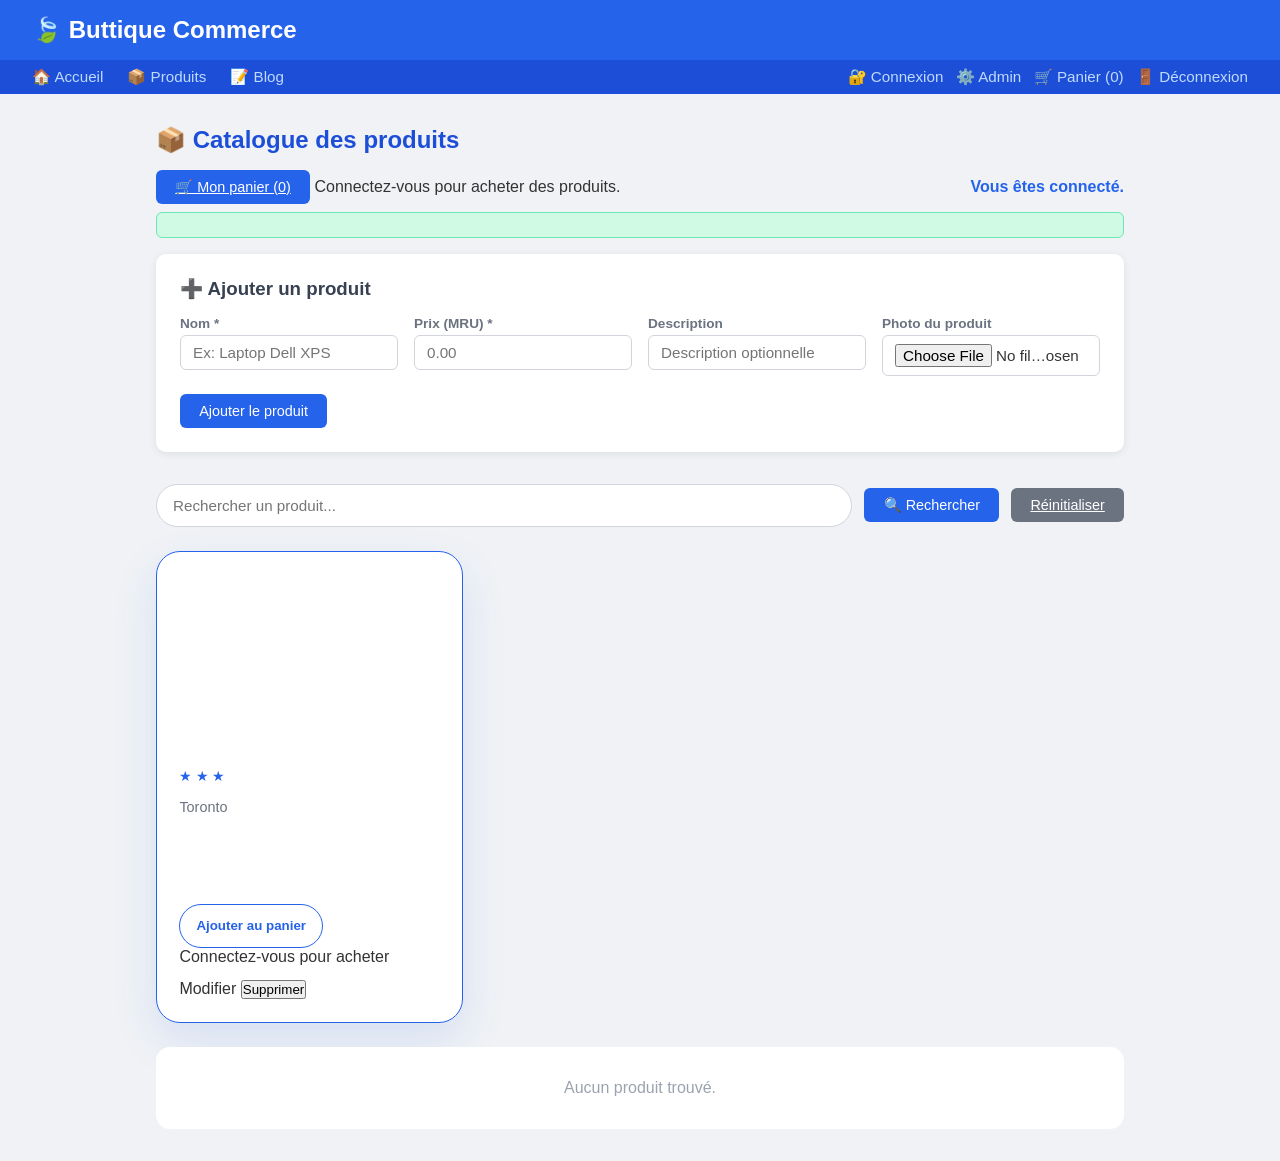
<file: src/main/resources/templates/products.html>
<!DOCTYPE html>
<html xmlns:th="http://www.thymeleaf.org" lang="fr">
<head>
    <meta charset="UTF-8">
    <title>Produits - TP Spring Boot</title>
    <style>
        * { box-sizing: border-box; margin: 0; padding: 0; }
        body { font-family: 'Segoe UI', sans-serif; background: #f0f2f5; color: #333; }
        header { background: #2563eb; color: white; padding: 1rem 2rem; }
        header h1 { font-size: 1.5rem; }
        nav { background: #1d4ed8; padding: 0.5rem 2rem; display: flex; gap: 1.5rem; }
        nav a { color: #bfdbfe; text-decoration: none; font-size: 0.95rem; }
        nav a:hover { color: white; }
        main { max-width: 1000px; margin: 2rem auto; padding: 0 1rem; }
        h2 { font-size: 1.5rem; margin-bottom: 1.5rem; color: #1d4ed8; }
        .success { background: #d1fae5; border: 1px solid #6ee7b7; color: #065f46; padding: 0.75rem 1rem; border-radius: 6px; margin-bottom: 1rem; }
        .form-card { background: white; padding: 1.5rem; border-radius: 10px; box-shadow: 0 2px 8px rgba(0,0,0,.08); margin-bottom: 2rem; }
        .form-card h3 { margin-bottom: 1rem; color: #374151; }
        .form-row { display: grid; grid-template-columns: repeat(auto-fit, minmax(180px, 1fr)); gap: 1rem; }
        .form-group { display: flex; flex-direction: column; gap: 0.25rem; }
        label { font-size: 0.85rem; font-weight: 600; color: #6b7280; }
        input, textarea { border: 1px solid #d1d5db; border-radius: 6px; padding: 0.5rem 0.75rem; font-size: 0.95rem; width: 100%; }
        input:focus, textarea:focus { outline: none; border-color: #2563eb; box-shadow: 0 0 0 3px #dbeafe; }
        .error-msg { color: #dc2626; font-size: 0.78rem; }
        .btn { padding: 0.55rem 1.2rem; background: #2563eb; color: white; border: none; border-radius: 6px; cursor: pointer; font-size: 0.9rem; }
        .btn:hover { background: #1d4ed8; }
        .btn-danger { background: #dc2626; font-size: 0.8rem; padding: 0.3rem 0.7rem; }
        .btn-danger:hover { background: #b91c1c; }
        .search-bar { display: flex; flex-wrap: wrap; gap: 0.75rem; margin-bottom: 1.5rem; align-items: center; }
        .search-bar input { flex: 1; min-width: 240px; border-radius: 999px; padding: 0.75rem 1rem; border: 1px solid #d1d5db; }
        .product-grid { display: grid; grid-template-columns: repeat(auto-fit, minmax(260px, 1fr)); gap: 1.5rem; margin-top: 1rem; }
        .product-card { background: white; border: 1px solid #2563eb; border-radius: 24px; overflow: hidden; display: flex; flex-direction: column; box-shadow: 0 18px 45px rgba(37, 99, 235, 0.12); }
        .product-image { height: 180px; background-size: cover; background-position: center; }
        .product-body { padding: 1.4rem; display: flex; flex-direction: column; gap: 0.9rem; }
        .product-title { font-size: 1.15rem; font-weight: 800; color: #111827; }
        .product-rating { display: flex; gap: 0.2rem; }
        .product-rating span { font-size: 0.9rem; color: #2563eb; }
        .product-location { color: #6b7280; font-size: 0.9rem; }
        .product-price { font-size: 1.2rem; font-weight: 800; color: #111827; }
        .product-button { align-self: stretch; text-align: center; border: 1px solid #2563eb; color: #2563eb; background: white; padding: 0.85rem 1rem; border-radius: 999px; font-weight: 700; text-decoration: none; cursor: pointer; }
        .product-button:hover { background: #eff6ff; }
        .product-description { color: #475569; font-size: 0.95rem; line-height: 1.6; min-height: 3em; }
        .empty { grid-column: 1 / -1; text-align: center; padding: 2rem; color: #9ca3af; background: white; border-radius: 14px; }
    </style>
    <link rel="stylesheet" th:href="@{/css/theme.css}">
    <script th:src="@{/js/theme.js}" defer></script>
</head>
<body>
<header><h1>🍃 Buttique Commerce</h1></header>
<nav>
    <a href="/">🏠 Accueil</a>
    <a href="/products">📦 Produits</a>
    <a href="/articles">📝 Blog</a>
    <span style="margin-left:auto;">
        <a href="/login" th:if="${!authenticated}">🔐 Connexion</a>
        <a href="/admin/merchants" th:if="${canManageProducts}" style="margin-left:0.5rem;">⚙️ Admin</a>
        <a href="/cart" th:if="${authenticated}" style="margin-left:0.5rem;">🛒 Panier (<span th:text="${cartSize}">0</span>)</a>
        <a href="/logout" th:if="${authenticated}" style="margin-left:0.5rem;">🚪 Déconnexion</a>
    </span>
</nav>
<main>
    <h2>📦 Catalogue des produits</h2>
    <div style="display:flex; justify-content:space-between; align-items:center; margin-bottom:1rem;">
        <div>
            <a class="btn" href="/cart" th:if="${authenticated}">🛒 Mon panier (<span th:text="${cartSize}">0</span>)</a>
            <span th:if="${!authenticated}">Connectez-vous pour acheter des produits.</span>
        </div>
        <div th:if="${authenticated}">
            <span style="color:#2563eb; font-weight:700;">Vous êtes connecté.</span>
        </div>
    </div>

    <!-- Message succès -->
    <div class="success" th:if="${success}" th:text="${success}"></div>

    <div class="form-card" th:if="${canManageProducts}">
        <h3>➕ Ajouter un produit</h3>
        <form th:action="@{/products}" th:object="${newProduct}" method="post" enctype="multipart/form-data">
            <input type="hidden" th:name="${_csrf.parameterName}" th:value="${_csrf.token}" />
            <div class="form-row">
                <div class="form-group">
                    <label>Nom *</label>
                    <input type="text" th:field="*{name}" placeholder="Ex: Laptop Dell XPS"/>
                    <span class="error-msg" th:if="${#fields.hasErrors('name')}" th:errors="*{name}"></span>
                </div>
                <div class="form-group">
                    <label>Prix (MRU) *</label>
                    <input type="number" th:field="*{price}" placeholder="0.00" step="0.01" min="0"/>
                    <span class="error-msg" th:if="${#fields.hasErrors('price')}" th:errors="*{price}"></span>
                </div>
                <div class="form-group">
                    <label>Description</label>
                    <input type="text" th:field="*{description}" placeholder="Description optionnelle"/>
                    <span class="error-msg" th:if="${#fields.hasErrors('description')}" th:errors="*{description}"></span>
                </div>
                <div class="form-group">
                    <label>Photo du produit</label>
                    <input type="file" name="imageFile" accept="image/png,image/jpeg,image/webp,image/gif"/>
                </div>
            </div>
            <br/>
            <button type="submit" class="btn">Ajouter le produit</button>
        </form>
    </div>

    <!-- Barre de recherche -->
    <form class="search-bar" method="get" th:action="@{/products}">
        <input type="text" name="search" placeholder="Rechercher un produit..." th:value="${search}"/>
        <button type="submit" class="btn">🔍 Rechercher</button>
        <a href="/products" class="btn" style="background:#6b7280;">Réinitialiser</a>
    </form>

    <!-- Grille des produits -->
    <div class="product-grid">
        <div class="product-card" th:each="product : ${products}">
            <div class="product-image"
                 th:style="${product.imageUrl != null and not #strings.isEmpty(product.imageUrl) ? 'background-image: url(' + product.imageUrl + ')' : 'background-image: linear-gradient(135deg, #dbeafe, #bfdbfe)'}"></div>
            <div class="product-body">
                <div class="product-title" th:text="${product.name}"></div>
                <div class="product-rating">
                    <span>★</span><span>★</span><span>★</span>
                </div>
                <div class="product-location">Toronto</div>
                <div class="product-description" th:text="${product.description ?: 'Description non fournie.'}"></div>
                <div class="product-price" th:text="${#numbers.formatDecimal(product.price, 1, 2)} + ' MRU / nuit'"></div>
                <div>
                    <form th:action="@{/cart/add/{productId}(productId=${product.id})}" method="post" th:if="${authenticated}">
                        <input type="hidden" th:name="${_csrf.parameterName}" th:value="${_csrf.token}" />
                        <input type="hidden" name="quantity" value="1" />
                        <button class="product-button" type="submit">Ajouter au panier</button>
                    </form>
                    <span class="login-hint" th:if="${!authenticated}">Connectez-vous pour acheter</span>
                </div>
                <div class="product-actions" th:if="${canManageProducts}">
                    <a th:href="@{/products/{id}/edit(id=${product.id})}" class="small-btn">Modifier</a>
                    <form th:action="@{/products/{id}/delete(id=${product.id})}" method="post" style="display:inline-block;">
                        <input type="hidden" th:name="${_csrf.parameterName}" th:value="${_csrf.token}" />
                        <button type="submit" class="small-btn danger" onclick="return confirm('Supprimer ce produit ?')">Supprimer</button>
                    </form>
                </div>
            </div>
        </div>
        <div class="empty" th:if="${#lists.isEmpty(products)}">Aucun produit trouvé.</div>
    </div>
</main>
</body>
</html>
</file>
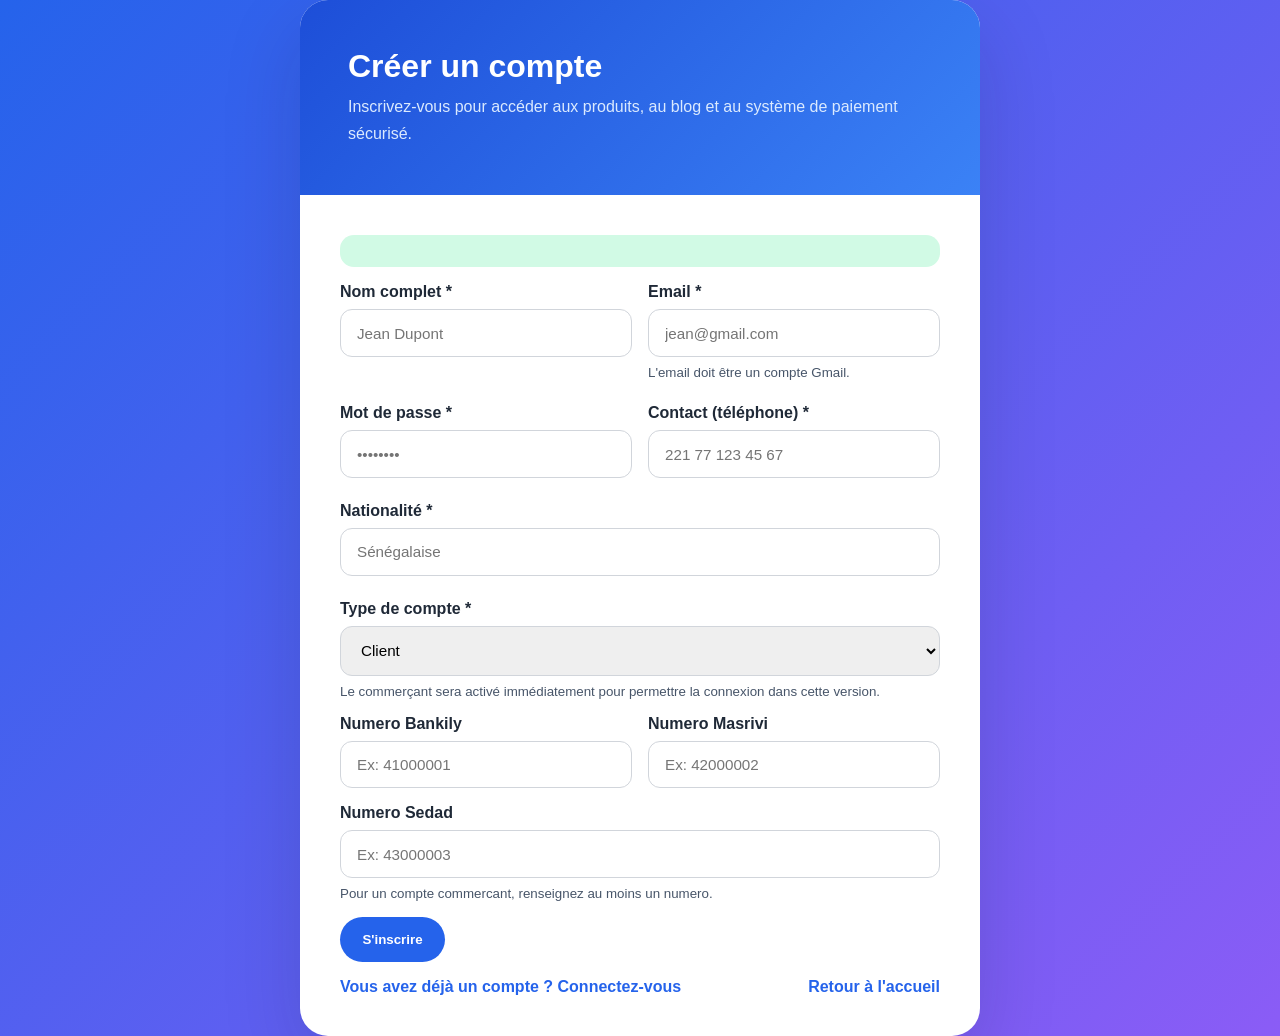
<file: src/main/resources/templates/register.html>
<!DOCTYPE html>
<html xmlns:th="http://www.thymeleaf.org" lang="fr">
<head>
    <meta charset="UTF-8">
    <title>Inscription - TP Spring Boot</title>
    <style>
        * { box-sizing: border-box; margin: 0; padding: 0; }
        body { font-family: 'Segoe UI', sans-serif; background: linear-gradient(135deg, #2563eb 0%, #8b5cf6 100%); color: #111827; min-height: 100vh; display: flex; align-items: center; justify-content: center; }
        .card { width: min(680px, 100%); background: white; border-radius: 28px; box-shadow: 0 30px 80px rgba(15, 23, 42, 0.15); overflow: hidden; }
        .hero { padding: 3rem; background: linear-gradient(135deg, #1d4ed8, #3b82f6); color: #fff; }
        .hero h1 { font-size: 2rem; margin-bottom: 0.5rem; }
        .hero p { color: #dbeafe; line-height: 1.7; }
        .form-container { padding: 2.5rem; }
        .form-row { display: grid; grid-template-columns: repeat(auto-fit, minmax(240px, 1fr)); gap: 1rem; }
        .field { display: flex; flex-direction: column; gap: 0.5rem; margin-bottom: 1rem; }
        label { font-weight: 700; color: #1f2937; }
        input, select { border: 1px solid #d1d5db; border-radius: 12px; padding: 0.9rem 1rem; font-size: 0.95rem; }
        input:focus, select:focus { outline: none; border-color: #2563eb; box-shadow: 0 0 0 5px rgba(37,99,235,0.12); }
        .error-msg { color: #dc2626; font-size: 0.85rem; }
        .btn { display: inline-flex; align-items: center; justify-content: center; gap: 0.5rem; padding: 0.95rem 1.4rem; border-radius: 999px; background: #2563eb; color: white; text-decoration: none; border: none; cursor: pointer; font-weight: 700; }
        .btn:hover { background: #1d4ed8; }
        .note { color: #6b7280; margin-top: 1rem; }
        .message { background: #d1fae5; color: #065f46; padding: 1rem 1.25rem; border-radius: 14px; margin-bottom: 1rem; }
        .page-links { display: flex; justify-content: space-between; gap: 1rem; margin-top: 1rem; flex-wrap: wrap; }
        .page-links a { color: #2563eb; text-decoration: none; font-weight: 700; }
        .page-links a:hover { text-decoration: underline; }
    </style>
    <link rel="stylesheet" th:href="@{/css/theme.css}">
    <script th:src="@{/js/theme.js}" defer></script>
</head>
<body>
<div class="card">
    <div class="hero">
        <h1>Créer un compte</h1>
        <p>Inscrivez-vous pour accéder aux produits, au blog et au système de paiement sécurisé.</p>
    </div>
    <div class="form-container">
        <div th:if="${success}" class="message" th:text="${success}"></div>
        <form th:action="@{/register}" th:object="${user}" method="post">
            <input type="hidden" th:name="${_csrf.parameterName}" th:value="${_csrf.token}" />
            <div class="error-msg" th:if="${#fields.hasGlobalErrors()}" th:each="err : ${#fields.globalErrors()}" th:text="${err}"></div>
            <div class="form-row">
                <div class="field">
                    <label>Nom complet *</label>
                    <input type="text" th:field="*{fullName}" placeholder="Jean Dupont" />
                    <span class="error-msg" th:if="${#fields.hasErrors('fullName')}" th:errors="*{fullName}"></span>
                </div>
                <div class="field">
                    <label>Email *</label>
                    <input type="email" th:field="*{email}" placeholder="jean@gmail.com" />
                    <small style="color:#475569;">L'email doit être un compte Gmail.</small>
                    <span class="error-msg" th:if="${#fields.hasErrors('email')}" th:errors="*{email}"></span>
                </div>
            </div>
            <div class="form-row">
                <div class="field">
                    <label>Mot de passe *</label>
                    <input type="password" th:field="*{password}" placeholder="••••••••" />
                    <span class="error-msg" th:if="${#fields.hasErrors('password')}" th:errors="*{password}"></span>
                </div>
                <div class="field">
                    <label>Contact (téléphone) *</label>
                    <input type="text" th:field="*{contact}" placeholder="221 77 123 45 67" />
                    <span class="error-msg" th:if="${#fields.hasErrors('contact')}" th:errors="*{contact}"></span>
                </div>
            </div>
            <div class="field">
                <label>Nationalité *</label>
                <input type="text" th:field="*{nationality}" placeholder="Sénégalaise" />
                <span class="error-msg" th:if="${#fields.hasErrors('nationality')}" th:errors="*{nationality}"></span>
            </div>
            <div class="field">
                <label>Type de compte *</label>
                <select th:field="*{role}">
                    <option value="USER" selected>Client</option>
                    <option value="MERCHANT">Commerçant</option>
                </select>
                <small style="color:#475569;">Le commerçant sera activé immédiatement pour permettre la connexion dans cette version.</small>
            </div>
            <div class="form-row">
                <div class="field">
                    <label>Numero Bankily</label>
                    <input type="text" th:field="*{bankilyNumber}" placeholder="Ex: 41000001" />
                </div>
                <div class="field">
                    <label>Numero Masrivi</label>
                    <input type="text" th:field="*{masriviNumber}" placeholder="Ex: 42000002" />
                </div>
            </div>
            <div class="field">
                <label>Numero Sedad</label>
                <input type="text" th:field="*{sedadNumber}" placeholder="Ex: 43000003" />
                <small style="color:#475569;">Pour un compte commercant, renseignez au moins un numero.</small>
            </div>
            <button type="submit" class="btn">S'inscrire</button>
        </form>
        <div class="page-links">
            <a href="/login">Vous avez déjà un compte ? Connectez-vous</a>
            <a href="/">Retour à l'accueil</a>
        </div>
    </div>
</div>
</body>
</html>
</file>
